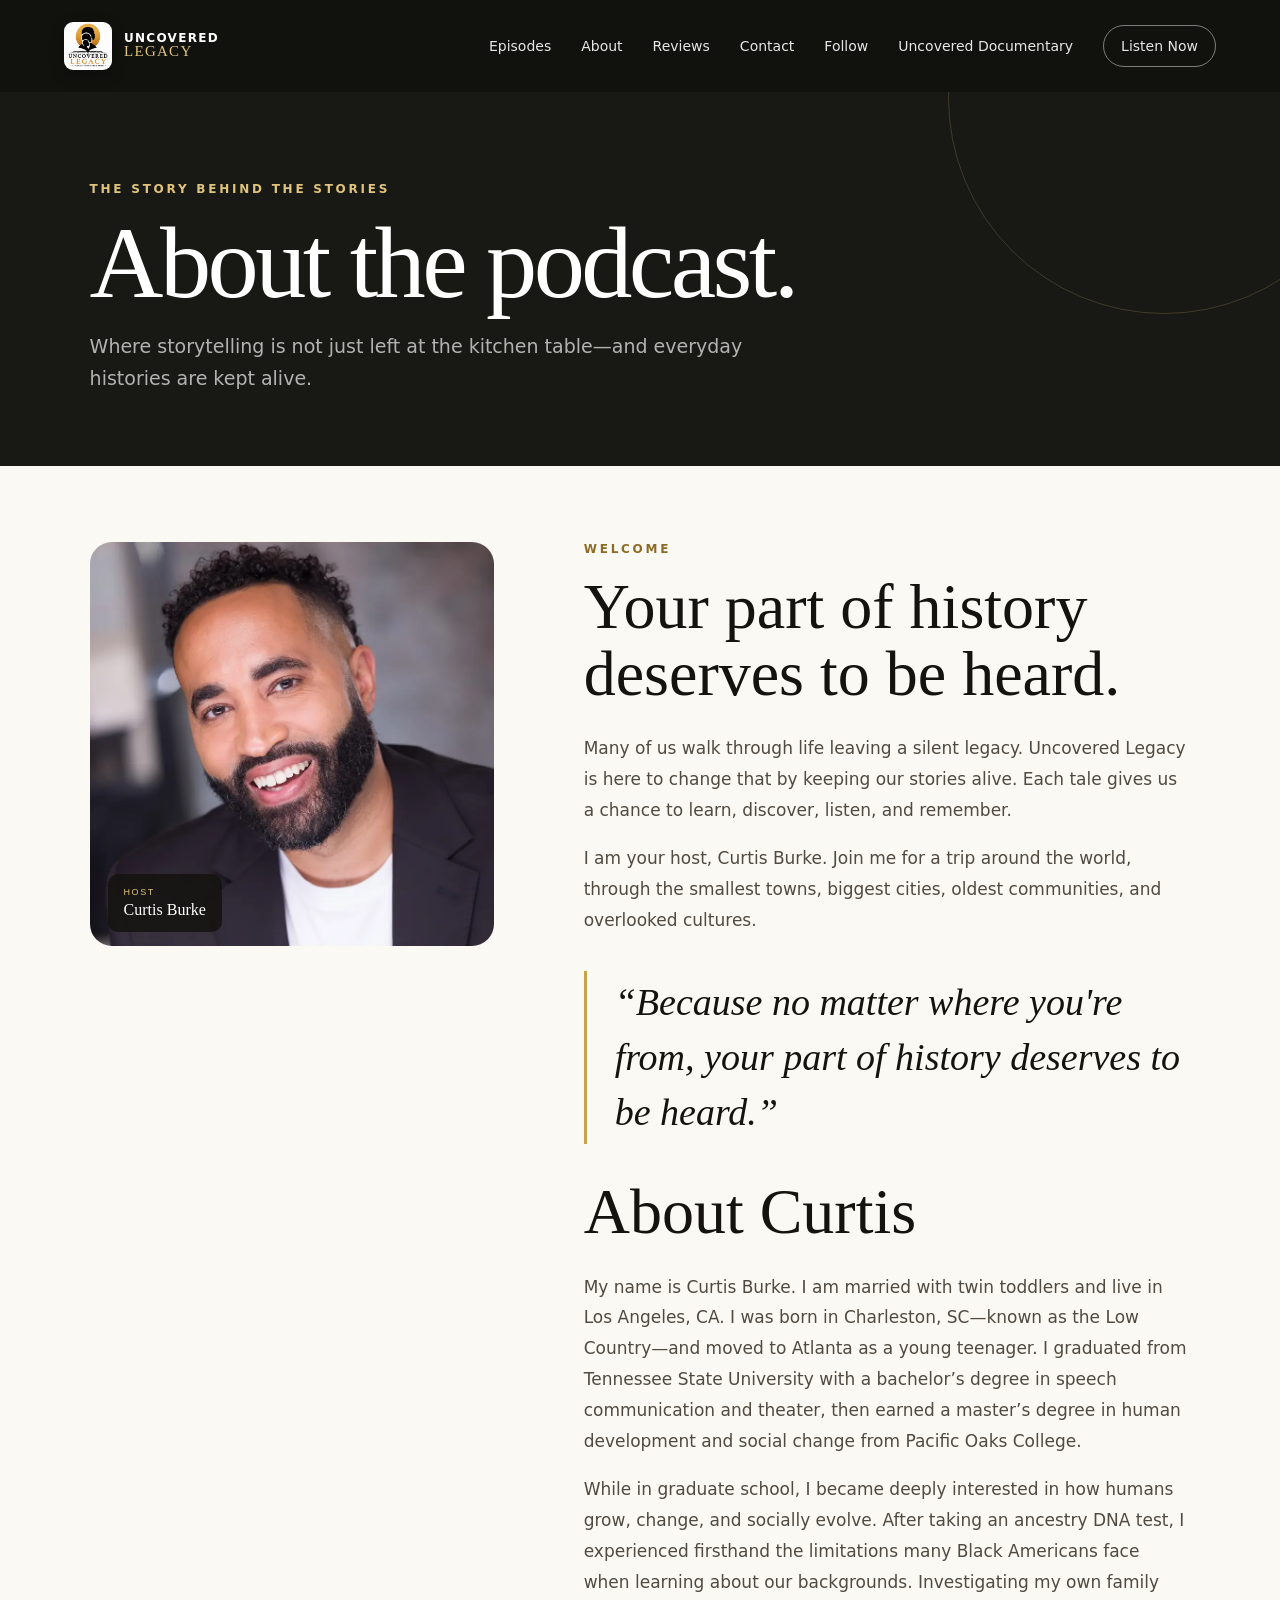
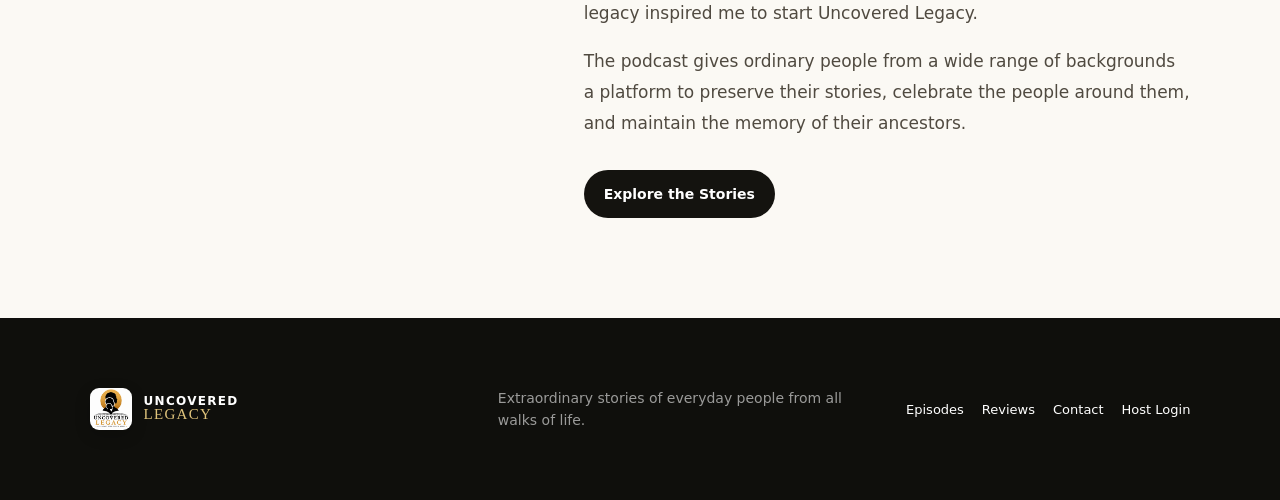
<file: about.html>
<!doctype html><html lang="en"><head><meta charset="utf-8"><meta name="viewport" content="width=device-width,initial-scale=1"><title>About Curtis Burke | Uncovered Legacy Podcast Host</title><meta name="description" content="Meet Los Angeles podcast host Curtis Burke and learn how tracing his Black family roots inspired Uncovered Legacy."><meta name="robots" content="index,follow,max-image-preview:large,max-snippet:-1"><link rel="canonical" href="https://uncoveredlegacy.com/about.html"><meta property="og:type" content="profile"><meta property="og:site_name" content="Uncovered Legacy"><meta property="og:title" content="About Curtis Burke | Uncovered Legacy Podcast Host"><meta property="og:description" content="How tracing his family roots inspired Curtis Burke to preserve everyday people's stories."><meta property="og:url" content="https://uncoveredlegacy.com/about.html"><meta property="og:image" content="https://uncoveredlegacy.com/images/curtis-burke.png"><meta property="og:image:alt" content="Curtis Burke, host of Uncovered Legacy"><meta name="twitter:card" content="summary_large_image"><script type="application/ld+json">{"@context":"https://schema.org","@type":"ProfilePage","url":"https://uncoveredlegacy.com/about.html","mainEntity":{"@type":"Person","@id":"https://uncoveredlegacy.com/#curtis-burke","name":"Curtis Burke","jobTitle":"Host of Uncovered Legacy","image":"https://uncoveredlegacy.com/images/curtis-burke.png","homeLocation":{"@type":"City","name":"Los Angeles"},"knowsAbout":["family history","ancestry","oral history","Black history","legacy storytelling"]}}</script><link rel="stylesheet" href="css/style.css"></head>
<body class="inner-body"><header class="site-header inner-header"><a class="brand" href="index.html"><span class="brand-mark">UL</span><span><strong>UNCOVERED</strong><em>LEGACY</em></span></a><button class="menu-toggle" aria-label="Open navigation" aria-expanded="false">Menu</button><nav class="nav"><a href="episodes.html">Episodes</a><a href="about.html">About</a><a href="reviews.html">Reviews</a><a href="contact.html">Contact</a><a class="nav-cta" href="https://podcasts.apple.com/us/podcast/uncovered-legacy/id1564012144" target="_blank" rel="noopener">Listen Now</a></nav></header>
<main><section class="page-hero"><div class="eyebrow">THE STORY BEHIND THE STORIES</div><h1>About the podcast.</h1><p>Where storytelling is not just left at the kitchen table—and everyday histories are kept alive.</p></section>
<section class="inner-main"><div class="host-layout"><div><img src="images/curtis-burke.png" alt="Curtis Burke, host of Uncovered Legacy"><div class="photo-caption" style="position:relative;left:auto;bottom:auto;margin:-72px 18px 0;width:max-content"><span>HOST</span>Curtis Burke</div></div><div class="long-copy"><div class="eyebrow dark">WELCOME</div><h2>Your part of history deserves to be heard.</h2><p>Many of us walk through life leaving a silent legacy. Uncovered Legacy is here to change that by keeping our stories alive. Each tale gives us a chance to learn, discover, listen, and remember.</p><p>I am your host, Curtis Burke. Join me for a trip around the world, through the smallest towns, biggest cities, oldest communities, and overlooked cultures.</p><div class="quote-panel">“Because no matter where you're from, your part of history deserves to be heard.”</div><h2>About Curtis</h2><p>My name is Curtis Burke. I am married with twin toddlers and live in Los Angeles, CA. I was born in Charleston, SC—known as the Low Country—and moved to Atlanta as a young teenager. I graduated from Tennessee State University with a bachelor’s degree in speech communication and theater, then earned a master’s degree in human development and social change from Pacific Oaks College.</p><p>While in graduate school, I became deeply interested in how humans grow, change, and socially evolve. After taking an ancestry DNA test, I experienced firsthand the limitations many Black Americans face when learning about our backgrounds. Investigating my own family legacy inspired me to start Uncovered Legacy.</p><p>The podcast gives ordinary people from a wide range of backgrounds a platform to preserve their stories, celebrate the people around them, and maintain the memory of their ancestors.</p><a class="btn btn-dark" href="episodes.html">Explore the Stories</a></div></div></section></main>
<footer class="footer"><div class="brand footer-brand"><span class="brand-mark">UL</span><span><strong>UNCOVERED</strong><em>LEGACY</em></span></div><p>Extraordinary stories of everyday people from all walks of life.</p><div class="footer-links"><a href="episodes.html">Episodes</a><a href="reviews.html">Reviews</a><a href="contact.html">Contact</a><a href="https://www.podpage.com/account/login/" target="_blank" rel="noopener">Host Login</a></div></footer><script src="js/app.js"></script></body></html>
</file>
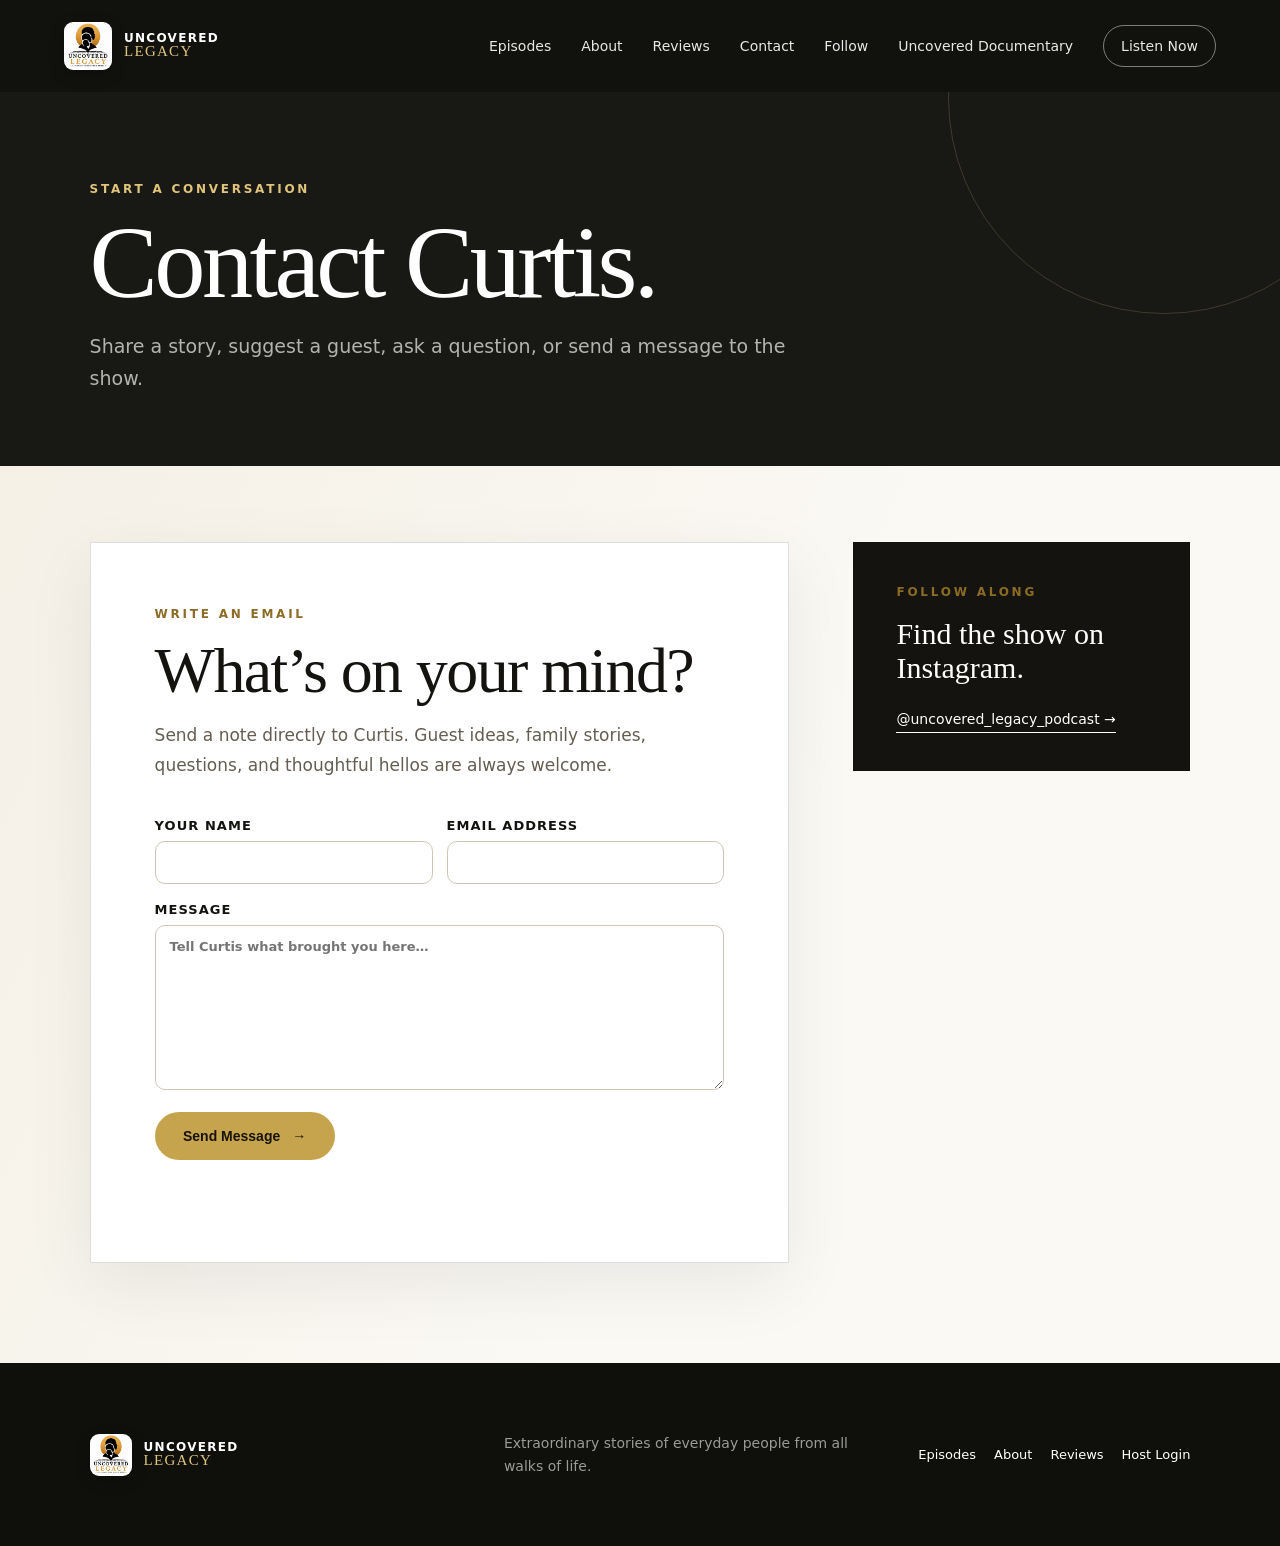
<file: contact.html>
<!doctype html><html lang="en"><head><meta charset="utf-8"><meta name="viewport" content="width=device-width,initial-scale=1"><title>Contact Curtis Burke | Uncovered Legacy Podcast</title><meta name="description" content="Contact Los Angeles host Curtis Burke to share a family story, suggest a guest, or connect with the Uncovered Legacy podcast."><meta name="robots" content="index,follow,max-image-preview:large"><link rel="canonical" href="https://uncoveredlegacy.com/contact.html"><meta property="og:type" content="website"><meta property="og:site_name" content="Uncovered Legacy"><meta property="og:title" content="Contact Curtis Burke | Uncovered Legacy Podcast"><meta property="og:description" content="Share a family story, suggest a guest, or contact the show."><meta property="og:url" content="https://uncoveredlegacy.com/contact.html"><meta property="og:image" content="https://uncoveredlegacy.com/images/podcast-cover.webp"><meta name="twitter:card" content="summary_large_image"><link rel="stylesheet" href="css/style.css"></head>
<body class="inner-body"><header class="site-header inner-header"><a class="brand" href="index.html"><span class="brand-mark">UL</span><span><strong>UNCOVERED</strong><em>LEGACY</em></span></a><button class="menu-toggle" aria-label="Open navigation" aria-expanded="false">Menu</button><nav class="nav"><a href="episodes.html">Episodes</a><a href="about.html">About</a><a href="reviews.html">Reviews</a><a href="contact.html">Contact</a><a class="nav-cta" href="https://podcasts.apple.com/us/podcast/uncovered-legacy/id1564012144" target="_blank" rel="noopener">Listen Now</a></nav></header>
<main><section class="page-hero"><div class="eyebrow">START A CONVERSATION</div><h1>Contact Curtis.</h1><p>Share a story, suggest a guest, ask a question, or send a message to the show.</p></section><section class="inner-main contact-main"><div class="contact-layout"><article class="contact-form-panel"><div class="eyebrow dark">WRITE AN EMAIL</div><h2>What’s on your mind?</h2><p class="contact-intro">Send a note directly to Curtis. Guest ideas, family stories, questions, and thoughtful hellos are always welcome.</p><form class="premium-form contact-form" id="contact-form" action="https://formsubmit.co/uncoveredlegacypodcast@gmail.com" method="POST"><input type="hidden" name="_subject" value="New Uncovered Legacy website message"><input type="hidden" name="_template" value="table"><input type="hidden" name="_url" value="https://uncoveredlegacy.com/contact.html"><input class="form-honey" type="text" name="_honey" tabindex="-1" autocomplete="off"><div class="form-row"><label>Your name<input type="text" name="name" autocomplete="name" required></label><label>Email address<input type="email" name="email" autocomplete="email" required></label></div><label>Message<textarea name="message" rows="7" required placeholder="Tell Curtis what brought you here…"></textarea></label><button class="btn btn-primary" type="submit">Send Message <span aria-hidden="true">→</span></button><p class="form-status" role="status" aria-live="polite"></p></form></article><aside class="contact-side"><article class="contact-card contact-social"><div class="eyebrow dark">FOLLOW ALONG</div><h2>Find the show on Instagram.</h2><a class="text-link" href="https://www.instagram.com/uncovered_legacy_podcast/" target="_blank" rel="noopener">@uncovered_legacy_podcast →</a></article></aside></div></section></main>
<footer class="footer"><div class="brand footer-brand"><span class="brand-mark">UL</span><span><strong>UNCOVERED</strong><em>LEGACY</em></span></div><p>Extraordinary stories of everyday people from all walks of life.</p><div class="footer-links"><a href="episodes.html">Episodes</a><a href="about.html">About</a><a href="reviews.html">Reviews</a><a href="https://www.podpage.com/account/login/" target="_blank" rel="noopener">Host Login</a></div></footer><script src="js/app.js"></script></body></html>
</file>
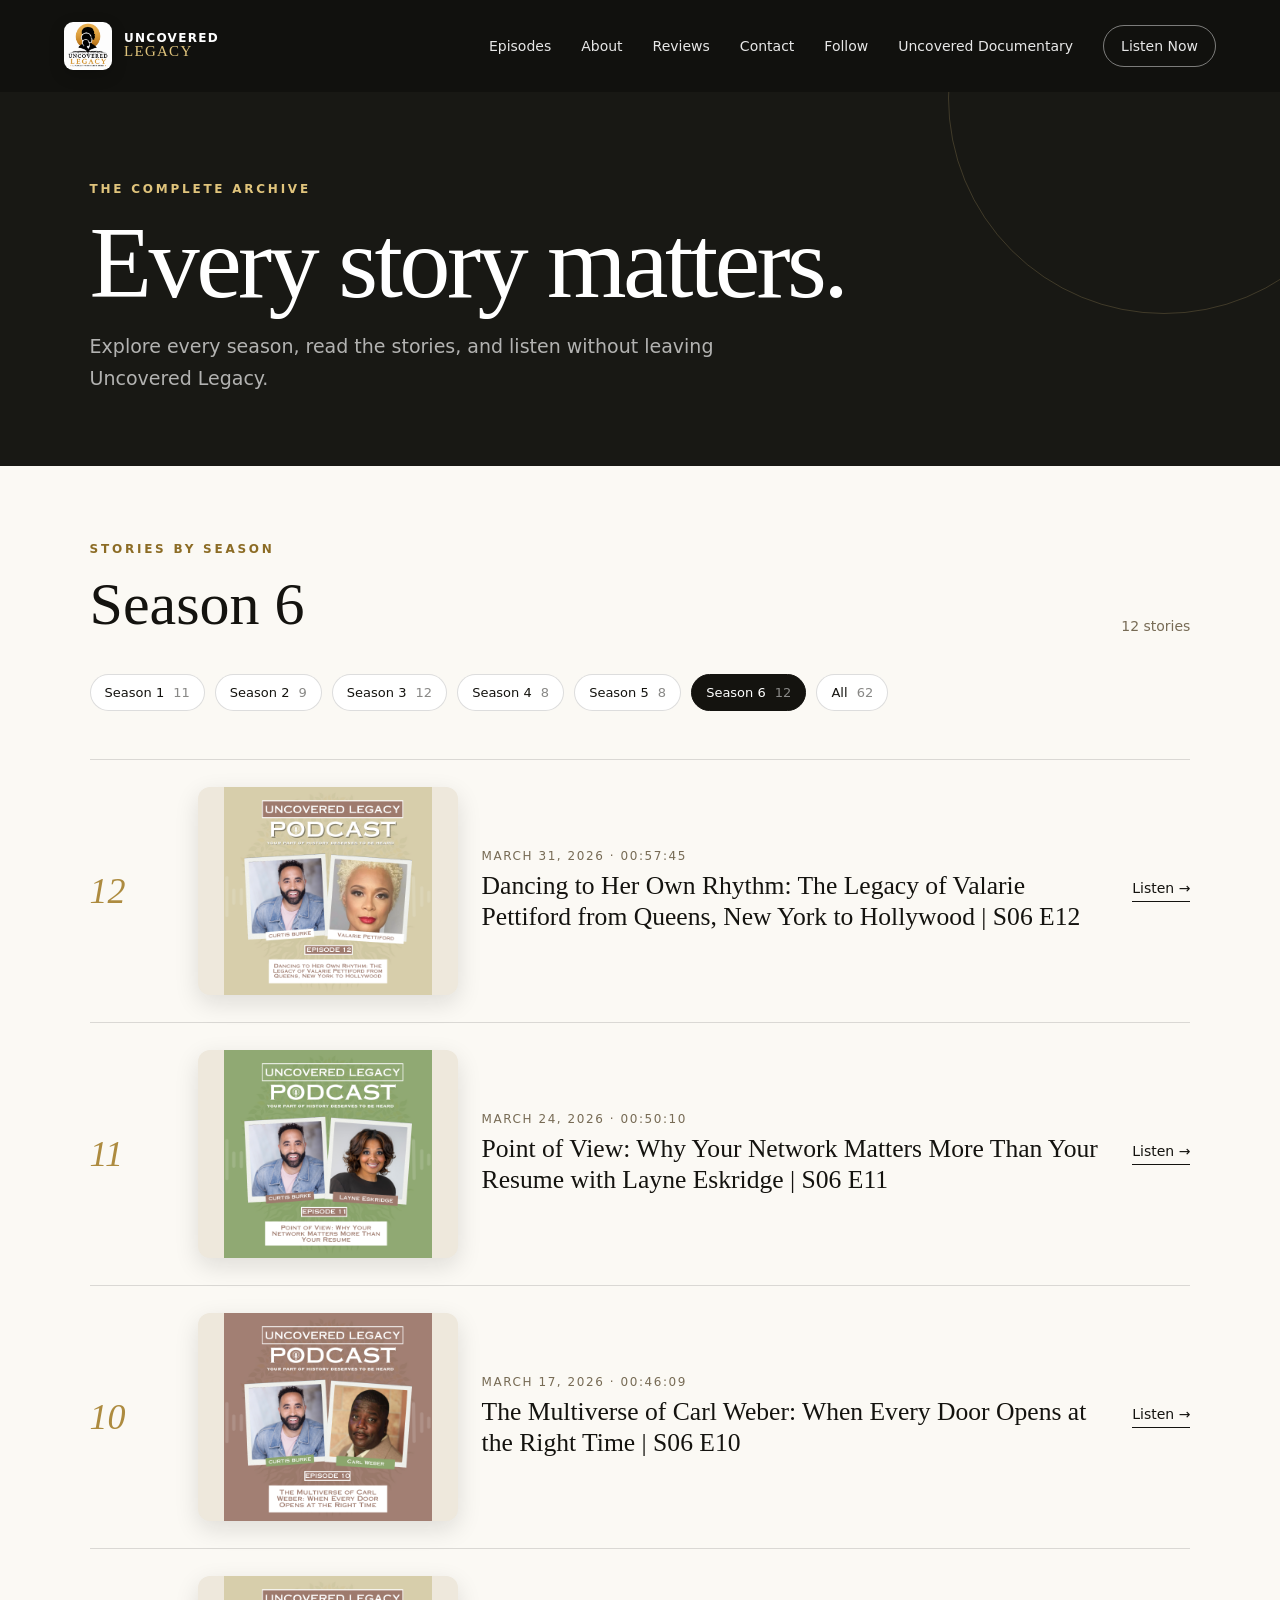
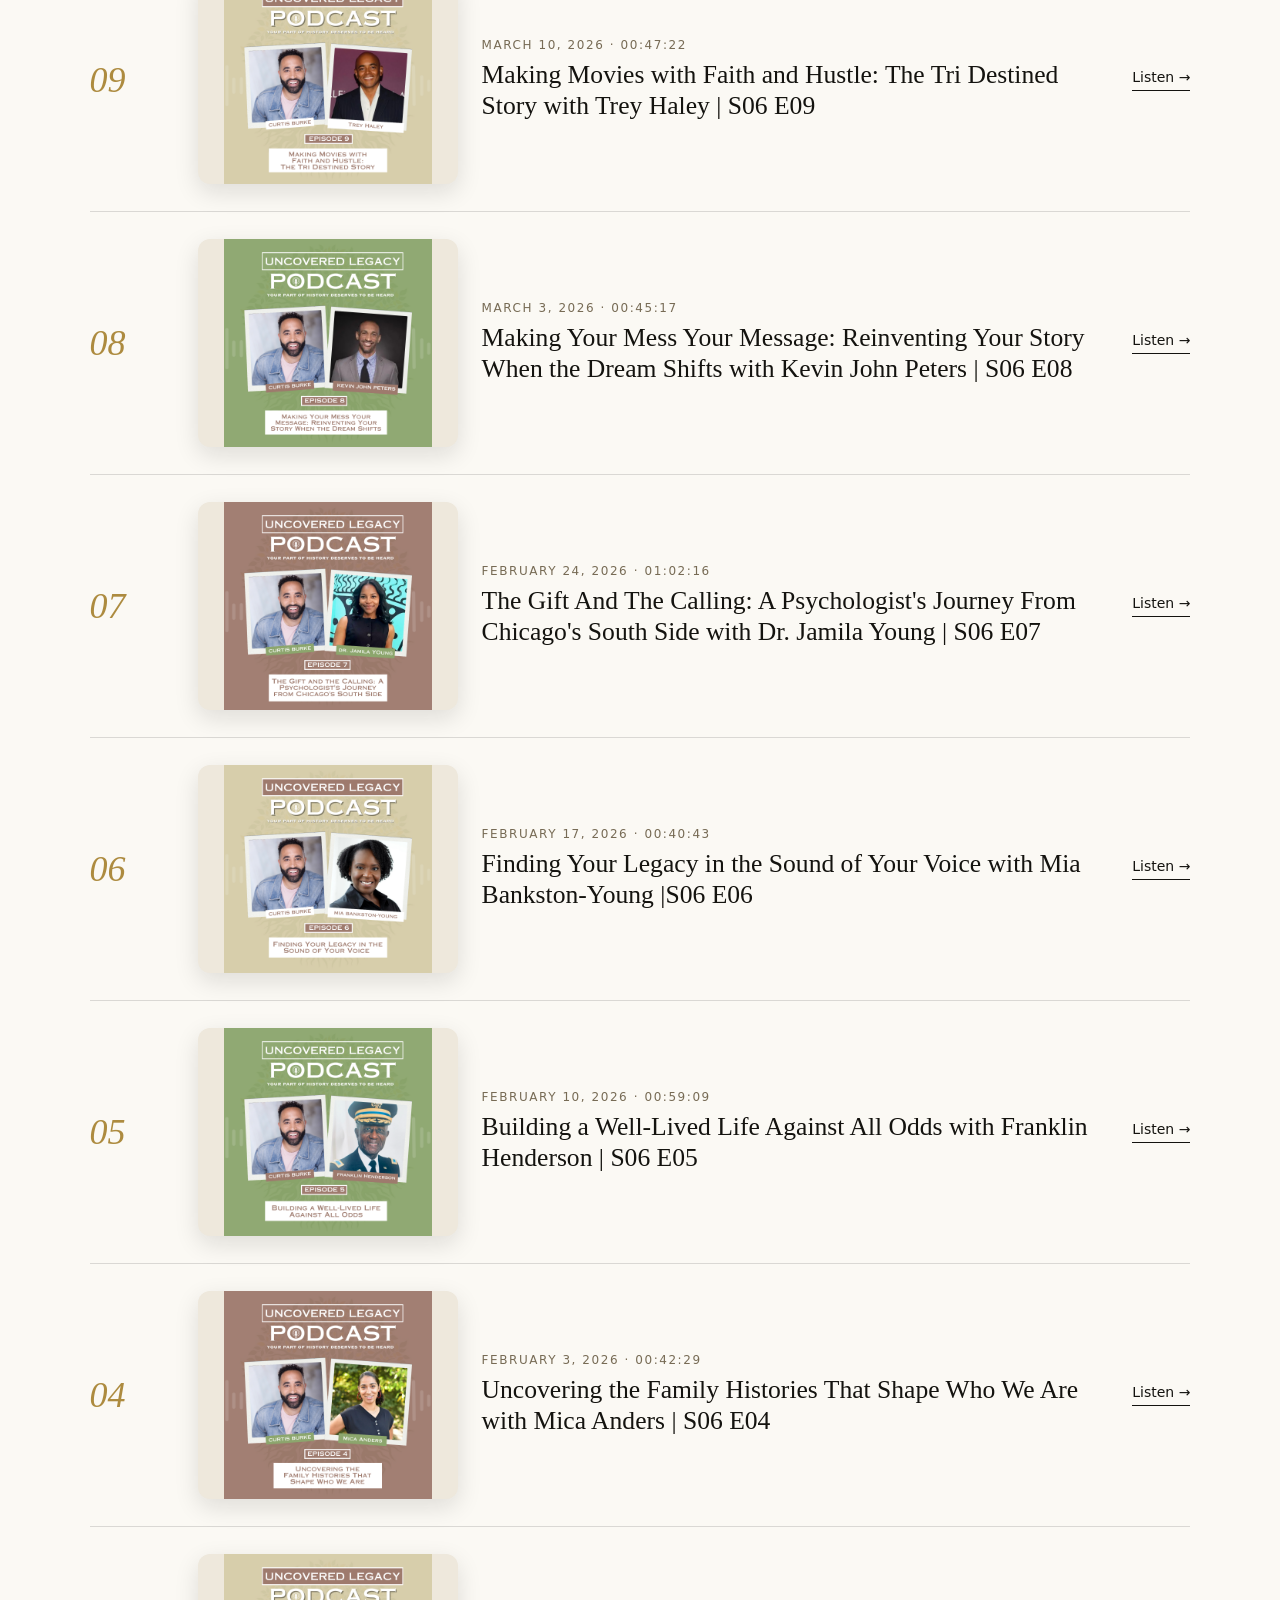
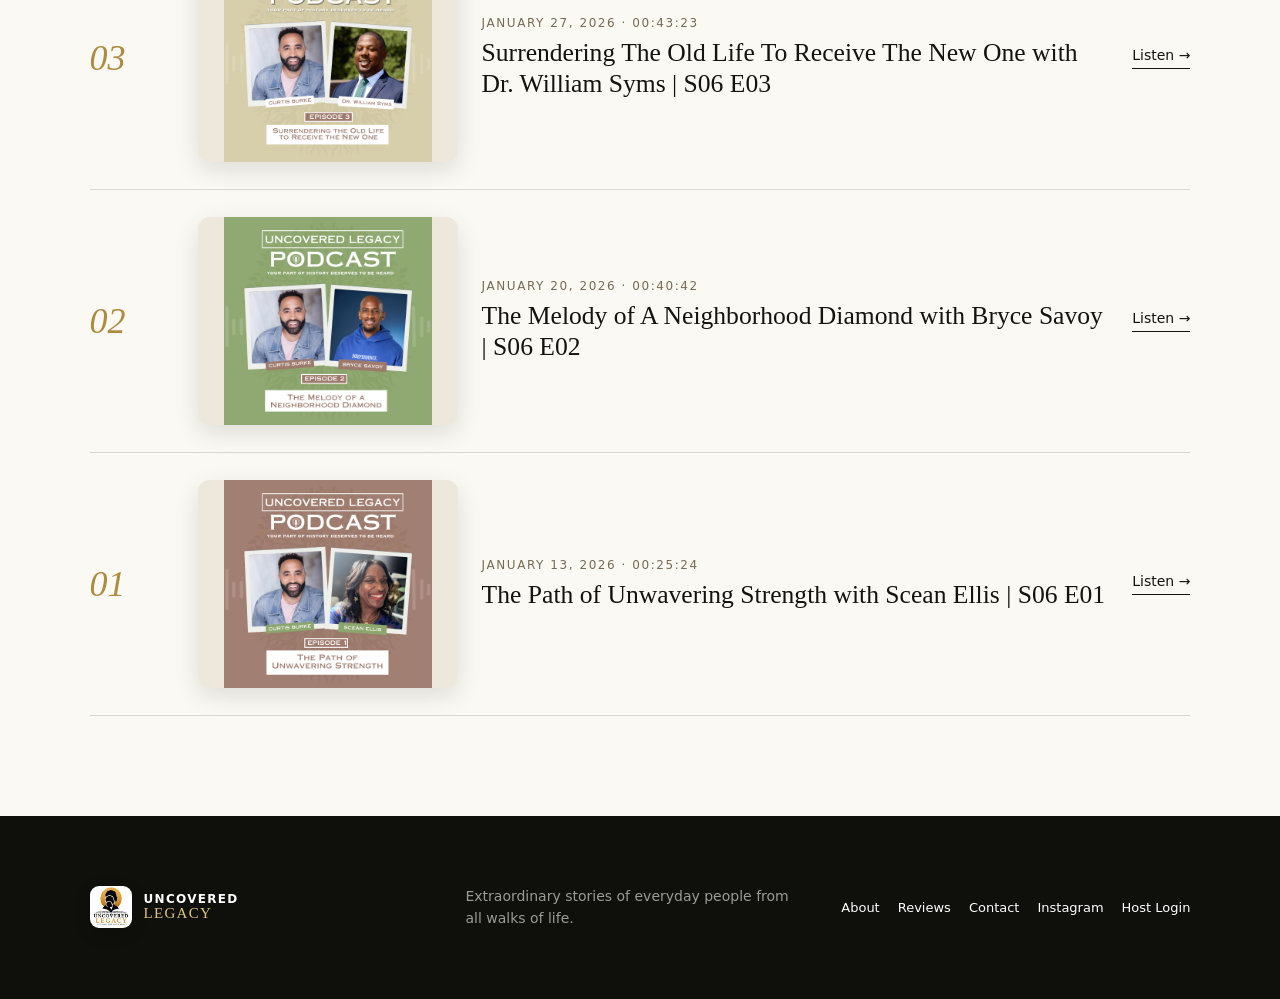
<file: episodes.html>
<!doctype html>
<html lang="en">
<head>
  <meta charset="utf-8">
  <meta name="viewport" content="width=device-width,initial-scale=1">
  <title>Podcast Episodes | Family History &amp; Legacy Stories</title>
  <meta name="description" content="Explore Uncovered Legacy episodes about family roots, ancestry, Black history, identity, community, and the stories that shape us.">
  <meta name="robots" content="index,follow,max-image-preview:large,max-snippet:-1">
  <link rel="canonical" href="https://uncoveredlegacy.com/episodes.html">
  <meta property="og:type" content="website"><meta property="og:site_name" content="Uncovered Legacy"><meta property="og:title" content="Podcast Episodes | Family History &amp; Legacy Stories"><meta property="og:description" content="Listen to conversations about family roots, ancestry, identity, community, and untold legacies."><meta property="og:url" content="https://uncoveredlegacy.com/episodes.html"><meta property="og:image" content="https://uncoveredlegacy.com/images/podcast-cover.webp"><meta property="og:image:alt" content="Uncovered Legacy podcast"><meta name="twitter:card" content="summary_large_image">
  <link rel="alternate" type="application/rss+xml" title="Uncovered Legacy Podcast RSS Feed" href="https://anchor.fm/s/4744f498/podcast/rss">
  <link rel="stylesheet" href="css/style.css">
</head>
<body class="inner-body" data-page="episodes">
  <header class="site-header inner-header">
    <a class="brand" href="index.html" aria-label="Uncovered Legacy home"><span class="brand-mark">UL</span><span><strong>UNCOVERED</strong><em>LEGACY</em></span></a>
    <button class="menu-toggle" aria-label="Open navigation" aria-expanded="false">Menu</button>
    <nav class="nav"><a href="episodes.html">Episodes</a><a href="about.html">About</a><a href="reviews.html">Reviews</a><a href="contact.html">Contact</a><a class="nav-cta" href="https://podcasts.apple.com/us/podcast/uncovered-legacy/id1564012144" target="_blank" rel="noopener">Listen Now</a></nav>
  </header>
  <main>
    <section class="page-hero"><div class="eyebrow">THE COMPLETE ARCHIVE</div><h1>Every story matters.</h1><p>Explore every season, read the stories, and listen without leaving Uncovered Legacy.</p></section>
    <section class="inner-main">
      <div class="inner-heading"><div><div class="eyebrow dark">STORIES BY SEASON</div><h2 id="archive-title">Season Six</h2></div><span class="archive-count" id="archive-count" aria-live="polite">Loading episodes…</span></div>
      <div class="season-strip" aria-label="Browse seasons">
        <a href="episodes.html?season=1" data-season="1">Season 1 <span>10</span></a>
        <a href="episodes.html?season=2" data-season="2">Season 2 <span>9</span></a>
        <a href="episodes.html?season=3" data-season="3">Season 3 <span>12</span></a>
        <a href="episodes.html?season=4" data-season="4">Season 4 <span>8</span></a>
        <a href="episodes.html?season=5" data-season="5">Season 5 <span>8</span></a>
        <a href="episodes.html?season=6" data-season="6">Season 6 <span>12</span></a>
        <a href="episodes.html?season=all" data-season="all">All <span>62</span></a>
      </div>
      <div class="episode-list" id="episode-list"><p class="loading-note">Loading the archive…</p></div>
      <noscript><p class="site-note">JavaScript is required to browse the podcast archive.</p></noscript>
    </section>
  </main>
  <footer class="footer"><div class="brand footer-brand"><span class="brand-mark">UL</span><span><strong>UNCOVERED</strong><em>LEGACY</em></span></div><p>Extraordinary stories of everyday people from all walks of life.</p><div class="footer-links"><a href="about.html">About</a><a href="reviews.html">Reviews</a><a href="contact.html">Contact</a><a href="https://www.instagram.com/uncovered_legacy_podcast/" target="_blank" rel="noopener">Instagram</a><a href="https://www.podpage.com/account/login/" target="_blank" rel="noopener">Host Login</a></div></footer>
  <script src="js/app.js"></script>
</body>
</html>
</file>
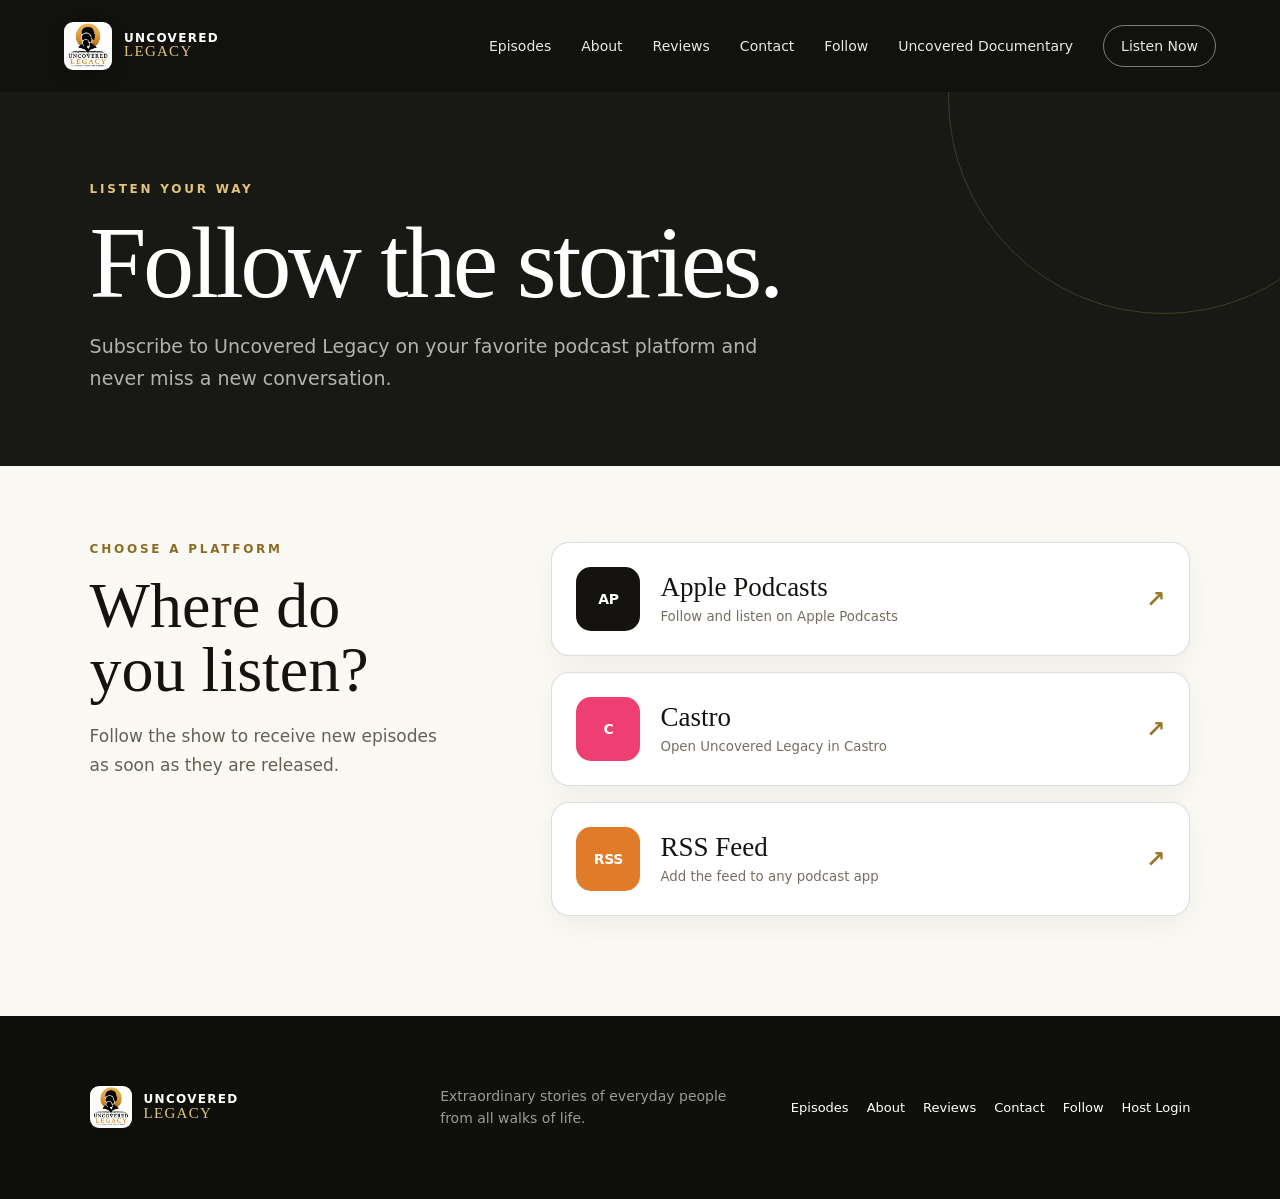
<file: follow.html>
<!doctype html>
<html lang="en">
<head>
  <meta charset="utf-8">
  <meta name="viewport" content="width=device-width,initial-scale=1">
  <title>Listen &amp; Follow | Uncovered Legacy Podcast</title>
  <meta name="description" content="Listen to and follow Uncovered Legacy on Apple Podcasts, Castro, or any podcast app via RSS.">
  <meta name="robots" content="index,follow,max-image-preview:large">
  <link rel="canonical" href="https://uncoveredlegacy.com/follow.html">
  <meta property="og:type" content="website"><meta property="og:site_name" content="Uncovered Legacy"><meta property="og:title" content="Listen &amp; Follow | Uncovered Legacy Podcast"><meta property="og:description" content="Follow the family roots and legacy storytelling podcast on your favorite listening app."><meta property="og:url" content="https://uncoveredlegacy.com/follow.html"><meta property="og:image" content="https://uncoveredlegacy.com/images/podcast-cover.webp"><meta name="twitter:card" content="summary_large_image">
  <link rel="alternate" type="application/rss+xml" title="Uncovered Legacy Podcast RSS Feed" href="https://anchor.fm/s/4744f498/podcast/rss">
  <link rel="stylesheet" href="css/style.css">
</head>
<body class="inner-body">
  <header class="site-header inner-header">
    <a class="brand" href="index.html" aria-label="Uncovered Legacy home"><span class="brand-mark">UL</span><span><strong>UNCOVERED</strong><em>LEGACY</em></span></a>
    <button class="menu-toggle" aria-label="Open navigation" aria-expanded="false">Menu</button>
    <nav class="nav"><a href="episodes.html">Episodes</a><a href="about.html">About</a><a href="reviews.html">Reviews</a><a href="contact.html">Contact</a><a href="follow.html" aria-current="page">Follow</a><a class="nav-cta" href="https://podcasts.apple.com/us/podcast/id1564012144?mt=2&amp;ls=1" target="_blank" rel="noopener">Listen Now</a></nav>
  </header>
  <main>
    <section class="page-hero"><div class="eyebrow">LISTEN YOUR WAY</div><h1>Follow the stories.</h1><p>Subscribe to Uncovered Legacy on your favorite podcast platform and never miss a new conversation.</p></section>
    <section class="inner-main follow-main">
      <div class="follow-heading"><div class="eyebrow dark">CHOOSE A PLATFORM</div><h2>Where do you listen?</h2><p>Follow the show to receive new episodes as soon as they are released.</p></div>
      <div class="follow-grid">
        <a class="follow-card apple" href="https://podcasts.apple.com/us/podcast/id1564012144?mt=2&amp;ls=1" target="_blank" rel="noopener"><span class="platform-mark">AP</span><span><strong>Apple Podcasts</strong><small>Follow and listen on Apple Podcasts</small></span><b aria-hidden="true">↗</b></a>
        <a class="follow-card castro" href="https://castro.fm/itunes/1564012144" target="_blank" rel="noopener"><span class="platform-mark">C</span><span><strong>Castro</strong><small>Open Uncovered Legacy in Castro</small></span><b aria-hidden="true">↗</b></a>
        <a class="follow-card rss" href="https://anchor.fm/s/4744f498/podcast/rss" target="_blank" rel="noopener"><span class="platform-mark">RSS</span><span><strong>RSS Feed</strong><small>Add the feed to any podcast app</small></span><b aria-hidden="true">↗</b></a>
      </div>
    </section>
  </main>
  <footer class="footer"><div class="brand footer-brand"><span class="brand-mark">UL</span><span><strong>UNCOVERED</strong><em>LEGACY</em></span></div><p>Extraordinary stories of everyday people from all walks of life.</p><div class="footer-links"><a href="episodes.html">Episodes</a><a href="about.html">About</a><a href="reviews.html">Reviews</a><a href="contact.html">Contact</a><a href="follow.html">Follow</a><a href="https://www.podpage.com/account/login/" target="_blank" rel="noopener">Host Login</a></div></footer>
  <script src="js/app.js"></script>
</body>
</html>
</file>
<file: css/style.css>
:root{
  --ink:#14130f;
  --cream:#f4f0e6;
  --paper:#fbf9f4;
  --gold:#c6a44d;
  --gold2:#e0c47c;
  --rust:#8f3b24;
  --line:rgba(20,19,15,.14);
}
*{box-sizing:border-box}
html{scroll-behavior:smooth}
body{margin:0;background:var(--paper);color:var(--ink);font-family:Inter,ui-sans-serif,system-ui,-apple-system,BlinkMacSystemFont,"Segoe UI",sans-serif}
body{overflow-x:hidden}
a{color:inherit;text-decoration:none}
img{max-width:100%;display:block}
.site-header{
  position:absolute;z-index:20;top:0;left:0;width:100%;padding:22px clamp(22px,5vw,76px);
  display:flex;align-items:center;justify-content:space-between;color:white
}
.brand{display:flex;gap:12px;align-items:center;letter-spacing:.08em}
.brand-mark{width:42px;height:42px;border:1px solid rgba(255,255,255,.55);display:grid;place-items:center;font-family:Georgia,serif;font-size:14px}
.site-header .brand-mark{width:48px;height:48px;color:transparent;border:0;border-radius:9px;background:#fff url('../images/ulp sunset black.png') center/cover no-repeat;box-shadow:0 5px 16px rgba(0,0,0,.2);overflow:hidden}
.site-header .brand-mark{cursor:zoom-in;transition:transform .2s ease,box-shadow .2s ease}
.site-header .brand-mark:hover{transform:scale(1.05);box-shadow:0 7px 20px rgba(0,0,0,.3)}
.site-header .brand-mark:focus-visible{outline:3px solid var(--gold2);outline-offset:3px}
.brand strong,.brand em{display:block;font-style:normal;font-size:12px;line-height:1.05}
.brand em{color:var(--gold2);font-family:Georgia,serif;font-size:15px}
.nav{display:flex;gap:30px;align-items:center;font-size:14px}
.nav a{opacity:.9}.nav a:hover{opacity:1}
.nav-cta{border:1px solid rgba(255,255,255,.5);padding:12px 17px;border-radius:999px}
.menu-toggle{display:none;background:none;border:1px solid rgba(255,255,255,.4);color:#fff;padding:9px 13px;border-radius:999px}
.artwork-viewer{position:fixed;z-index:1000;inset:0;display:flex;align-items:center;justify-content:center;padding:72px 22px 28px;background:rgba(0,0,0,.88);backdrop-filter:blur(12px);opacity:0;visibility:hidden;transition:opacity .25s ease,visibility .25s ease}
.artwork-viewer.open{opacity:1;visibility:visible}
.artwork-viewer-frame{width:min(82vh,720px,92vw);transform:scale(.88);opacity:0;transition:transform .3s cubic-bezier(.2,.8,.2,1),opacity .25s ease}
.artwork-viewer.open .artwork-viewer-frame{transform:scale(1);opacity:1}
.artwork-viewer-frame img{width:100%;aspect-ratio:1;object-fit:cover;border-radius:16px;box-shadow:0 26px 80px rgba(0,0,0,.55)}
.artwork-viewer-frame span{display:block;margin-top:14px;color:#fff;font:400 20px Georgia,serif;text-align:center}
.artwork-viewer-close{position:absolute;top:max(18px,env(safe-area-inset-top));right:20px;width:46px;height:46px;border:1px solid rgba(255,255,255,.28);border-radius:50%;background:rgba(255,255,255,.1);color:#fff;font:300 32px/1 sans-serif;cursor:pointer}
.artwork-viewer-close:focus-visible{outline:3px solid var(--gold2);outline-offset:3px}
body.artwork-viewer-open{overflow:hidden}
.hero{
  min-height:92vh;position:relative;display:flex;align-items:flex-end;overflow:hidden;color:white;padding:150px clamp(22px,5vw,76px) 78px
}
.hero-bg{
  position:absolute;inset:0;background-image:url("../images/charleston-hero.jpg"),url("../images/southern-background.svg");
  background-size:cover;background-position:center 56%;transform:scale(1.015)
}
.hero-overlay{
  position:absolute;inset:0;background:
    linear-gradient(90deg,rgba(10,10,8,.84) 0%,rgba(10,10,8,.68) 46%,rgba(10,10,8,.24) 72%,rgba(10,10,8,.34) 100%),
    linear-gradient(0deg,rgba(12,12,9,.75),transparent 58%)
}
.hero-content{position:relative;z-index:2;max-width:min(800px,calc(100% - 430px))}
.eyebrow{font-size:12px;letter-spacing:.23em;font-weight:700;color:var(--gold2);margin-bottom:18px}
.eyebrow.dark{color:#8c6c25}
.hero h1,.section h2,.about-copy h2,.reviews-section h2,.newsletter h2{
  font-family:Georgia,"Times New Roman",serif;font-weight:400
}
.hero h1{font-size:clamp(54px,8vw,110px);line-height:.91;margin:0 0 26px;max-width:900px;letter-spacing:-.035em}
.hero h1 span{color:var(--gold2);font-style:italic}
.hero p{max-width:650px;font-size:clamp(17px,2vw,22px);line-height:1.6;color:rgba(255,255,255,.83)}
.hero-actions{display:none;gap:12px;flex-wrap:wrap;margin-top:34px}
.btn{display:inline-flex;align-items:center;justify-content:center;min-height:48px;padding:0 20px;border-radius:999px;font-size:14px;font-weight:700;transition:.25s}
.btn-primary{background:var(--gold);color:#17130b}
.btn-primary:hover{background:var(--gold2);transform:translateY(-2px)}
.btn-ghost{border:1px solid rgba(255,255,255,.4);background:rgba(255,255,255,.06);backdrop-filter:blur(10px)}
.btn-ghost:hover{background:rgba(255,255,255,.13)}
.btn-dark{background:var(--ink);color:white;margin-top:14px}
.hero-card{
  position:absolute;z-index:3;right:clamp(22px,5vw,76px);bottom:78px;width:min(350px,34vw);
  border:1px solid rgba(255,255,255,.22);background:rgba(15,15,12,.52);backdrop-filter:blur(16px);
  padding:14px;display:grid;grid-template-columns:92px 1fr;gap:16px;align-items:center;border-radius:18px
}
.hero-card img{width:92px;height:92px;object-fit:cover;border-radius:10px}
.hero-card strong,.hero-card small{display:block}.hero-card strong{font-family:Georgia,serif;font-size:20px}.hero-card small{opacity:.68;margin-top:6px;line-height:1.4}
.mobile-latest-episode{
  position:absolute;z-index:3;right:clamp(22px,5vw,76px);bottom:154px;display:grid;width:min(390px,34vw);padding:18px;
  border:1px solid rgba(255,255,255,.25);border-radius:18px;background:rgba(15,15,12,.62);backdrop-filter:blur(18px);
  box-shadow:0 20px 55px rgba(0,0,0,.28)
}
.mobile-latest-header{display:grid;grid-template-columns:76px minmax(0,1fr);gap:14px;align-items:center}
.mobile-latest-artwork{width:76px;height:76px;object-fit:cover;border-radius:11px;box-shadow:0 6px 18px rgba(0,0,0,.3)}
.mobile-latest-copy{display:grid;min-width:0}
.mobile-latest-title{font:400 19px/1.25 Georgia,serif;display:-webkit-box;overflow:hidden;-webkit-line-clamp:2;-webkit-box-orient:vertical}
.mobile-latest-copy .mini-label{margin-bottom:5px}
.mobile-latest-episode small{margin-top:6px;color:rgba(255,255,255,.65);font-size:11px;letter-spacing:.03em}
.mobile-latest-episode audio{width:100%;height:40px;margin-top:14px}
.mobile-apple-link{width:100%;min-height:46px;margin-top:12px}
.mobile-explore-episodes{
  position:absolute;z-index:3;right:clamp(22px,5vw,76px);bottom:78px;display:flex;align-items:center;justify-content:space-between;
  width:min(390px,34vw);min-height:58px;padding:0 21px;border-radius:999px;background:var(--gold2);color:#11100c;
  font-size:14px;font-weight:800;letter-spacing:.04em;box-shadow:0 14px 36px rgba(0,0,0,.3);transition:.25s
}
.mobile-explore-episodes:hover{background:#ecd38f;transform:translateY(-2px)}
.mobile-explore-episodes span{font-size:20px;line-height:1}
.hero-card{display:none}
.mini-label{font-size:10px;letter-spacing:.16em;color:var(--gold2);font-weight:700;display:block;margin-bottom:5px}
.scroll-cue{position:absolute;z-index:3;left:50%;bottom:22px;transform:translateX(-50%);font-size:11px;letter-spacing:.13em;text-transform:uppercase;opacity:.65}
.statement{background:var(--ink);color:white;padding:50px clamp(22px,8vw,140px);text-align:center}
.statement p{font-family:Georgia,serif;font-size:clamp(24px,3.2vw,42px);line-height:1.35;margin:0;font-style:italic}.statement strong{color:var(--gold2);font-weight:400}
.section{padding:95px clamp(22px,7vw,110px)}
.section-heading{display:flex;justify-content:space-between;align-items:end;gap:30px;margin-bottom:38px}
.section-heading h2{font-size:clamp(42px,5vw,72px);margin:0;line-height:1}
.text-link{font-size:14px;border-bottom:1px solid currentColor;padding-bottom:5px}
.season-strip{display:flex;gap:10px;overflow:auto;padding:4px 0 24px;margin-bottom:24px}
.season-strip a{white-space:nowrap;border:1px solid var(--line);padding:10px 14px;border-radius:999px;font-size:13px;background:white}
.season-strip span{opacity:.5;margin-left:5px}
.season-strip .active{background:var(--ink);color:white;border-color:var(--ink)}
.episode-grid{display:grid;grid-template-columns:repeat(2,minmax(0,1fr));gap:22px}
.episode-card{display:grid;grid-template-columns:240px 1fr;border-top:1px solid var(--line);padding-top:22px;gap:22px}
.episode-card.featured{grid-column:1/-1;grid-template-columns:minmax(380px,.95fr) 1.3fr;border-top:none;background:#eee8dc;padding:26px;border-radius:22px}
.episode-art{min-height:0;aspect-ratio:5/4;border-radius:14px;display:flex;align-items:flex-end;padding:16px;
  background-color:#e7dfc7;background-position:center;background-size:contain;background-repeat:no-repeat;
  color:white;overflow:hidden;position:relative;box-shadow:0 10px 28px rgba(20,19,15,.12)}
.episode-art:before{content:"";position:absolute;inset:0;background:linear-gradient(0deg,rgba(0,0,0,.72),transparent 48%)}
.episode-art span{position:relative;z-index:1;font-size:12px;letter-spacing:.15em;font-weight:700}
.art-1{background-image:url('../images/episode-valarie.webp')}
.art-2{background-image:url('../images/episode-layne.png')}
.art-3{background-image:url('../images/episode-carl.png')}
.meta{font-size:12px;text-transform:uppercase;letter-spacing:.13em;color:#776b55}
.episode-copy h3{font-family:Georgia,serif;font-weight:400;font-size:clamp(23px,2.2vw,34px);line-height:1.12;margin:9px 0 12px}
.episode-copy p{color:#5e594f;line-height:1.7;margin:0 0 17px}
.episode-copy a{font-size:13px;font-weight:800;letter-spacing:.05em}
.episode-details-toggle{display:none}
.about-section{display:grid;grid-template-columns:.9fr 1.1fr;background:#e8e2d5;min-height:650px}
.about-photo-wrap{position:relative;min-height:650px;overflow:hidden}
.about-photo-wrap img{width:100%;height:100%;object-fit:cover}
.photo-caption{position:absolute;left:22px;bottom:22px;background:rgba(20,19,15,.84);color:white;padding:13px 16px;border-radius:10px;font-family:Georgia,serif}
.photo-caption span{font-family:Inter,sans-serif;font-size:9px;letter-spacing:.17em;color:var(--gold2);display:block;margin-bottom:4px}
.about-copy{padding:80px clamp(30px,7vw,105px);display:flex;flex-direction:column;justify-content:center}
.about-copy h2{font-size:clamp(43px,5vw,72px);line-height:.98;margin:0 0 28px}
.about-copy p{font-size:17px;line-height:1.75;color:#49443b}
.reviews-section{background:#181814;color:white;padding:95px clamp(22px,7vw,110px)}
.section-heading.light h2{margin:0;font-size:clamp(42px,5vw,72px)}
.light-link{color:white}
.reviews-grid{display:grid;grid-template-columns:repeat(3,1fr);gap:16px;margin-top:40px}
blockquote{margin:0;border:1px solid rgba(255,255,255,.14);border-radius:18px;padding:27px;background:rgba(255,255,255,.035)}
blockquote p{font-family:Georgia,serif;font-size:23px;line-height:1.45}
blockquote footer{font-size:12px;letter-spacing:.08em;text-transform:uppercase;color:rgba(255,255,255,.6)}
.stars{color:var(--gold2);letter-spacing:.08em}
.newsletter{display:flex;justify-content:space-between;align-items:center;gap:30px;padding:75px clamp(22px,7vw,110px);background:var(--cream)}
.newsletter h2{font-size:clamp(38px,4.7vw,66px);margin:0 0 8px}.newsletter p{color:#645d50}
.footer{background:#0f0f0c;color:white;padding:55px clamp(22px,7vw,110px);display:grid;grid-template-columns:1fr 1fr auto;gap:40px;align-items:center}
.footer-brand .brand-mark{color:transparent;border:0;border-radius:9px;background:#fff url('../images/ulp sunset black.png') center/cover no-repeat;box-shadow:0 5px 16px rgba(0,0,0,.2);overflow:hidden}
.footer p{max-width:420px;color:rgba(255,255,255,.58);line-height:1.6;font-size:14px}
.footer-links{display:flex;gap:18px;font-size:13px}

/* Keep the homepage story flow as focused on desktop as it is on mobile. */
@media(min-width:901px){
  body:not(.inner-body) #episodes{max-width:1120px;margin:0 auto;padding-left:42px;padding-right:42px}
  body:not(.inner-body) #episodes .section-heading{align-items:flex-start;flex-direction:column;gap:18px}
  body:not(.inner-body) #episodes .season-strip{margin-right:0}
  body:not(.inner-body) #episodes .episode-grid{grid-template-columns:1fr;gap:34px}
  body:not(.inner-body) #episodes .episode-card,
  body:not(.inner-body) #episodes .episode-card.featured{grid-column:auto;grid-template-columns:minmax(280px,390px) minmax(0,1fr);gap:34px;padding:24px 0;border-radius:0;border-top:1px solid var(--line);background:transparent}
  body:not(.inner-body) #episodes .episode-art{width:100%}
  body:not(.inner-body) .about-section{grid-template-columns:1fr;gap:24px;max-width:1040px;min-height:0;margin:0 auto 95px;background:transparent}
  body:not(.inner-body) .about-photo-wrap{display:grid;place-items:center;min-height:0;aspect-ratio:auto;padding:0;overflow:visible;background:transparent}
  body:not(.inner-body) .about-photo-wrap img{width:min(100%,720px);height:auto;aspect-ratio:1;object-fit:contain;border-radius:24px;box-shadow:0 18px 48px rgba(20,19,15,.12)}
  body:not(.inner-body) .about-photo-wrap .photo-caption{left:calc(50% - 338px);bottom:22px}
  body:not(.inner-body) .about-copy{width:min(100%,720px);margin:0 auto;padding:48px clamp(38px,6vw,68px) 54px;align-items:flex-start;background:#e8e2d5;border-radius:24px}
  body:not(.inner-body) .about-copy h2{max-width:760px}
  body:not(.inner-body) .about-copy p{max-width:780px}
  body:not(.inner-body) .reviews-section .section-heading,
  body:not(.inner-body) .reviews-section .reviews-grid{max-width:1040px;margin-left:auto;margin-right:auto}
  body:not(.inner-body) .reviews-section .section-heading{align-items:flex-start;flex-direction:column;gap:18px}
  body:not(.inner-body) .reviews-section .reviews-grid{grid-template-columns:1fr;gap:16px}
  body:not(.inner-body) .reviews-section blockquote{padding:32px 38px}
  body:not(.inner-body) .newsletter{align-items:flex-start;flex-direction:column;max-width:1040px;margin:0 auto}
}

/* Interior pages */
.inner-body{background:var(--paper)}
.inner-header{position:relative;background:#11110e;color:#fff}
.page-hero{background:#181814;color:#fff;padding:90px clamp(22px,7vw,110px) 72px;position:relative;overflow:hidden}
.page-hero:after{content:"";position:absolute;width:430px;height:430px;border:1px solid rgba(224,196,124,.2);border-radius:50%;right:-100px;top:-210px}
.page-hero h1{font:400 clamp(54px,8vw,104px)/.95 Georgia,serif;letter-spacing:-.035em;margin:0 0 20px}
.page-hero p{max-width:700px;color:rgba(255,255,255,.67);font-size:19px;line-height:1.65;margin:0}
.inner-main{padding:76px clamp(22px,7vw,110px) 100px}
.inner-heading{display:flex;justify-content:space-between;align-items:end;gap:24px;margin-bottom:36px}
.inner-heading h2{font:400 clamp(36px,5vw,60px)/1 Georgia,serif;margin:0}
.episode-list{display:grid;gap:0;border-bottom:1px solid var(--line)}
.episode-row{display:grid;grid-template-columns:84px 260px 1fr auto;gap:24px;align-items:center;padding:27px 0;border-top:1px solid var(--line)}
.episode-number{font:italic 36px Georgia,serif;color:#ad8b3f}
.episode-thumb{aspect-ratio:1;border-radius:12px;background:url('../images/ulp sunset black.png') center/cover;box-shadow:0 8px 25px rgba(20,19,15,.12)}
.episode-thumb-link{display:block;aspect-ratio:5/4;border-radius:12px;overflow:hidden;box-shadow:0 8px 25px rgba(20,19,15,.12);background:#eee8dc}
.episode-thumb-link img{width:100%;height:100%;object-fit:contain}
.episode-info .meta{margin-bottom:8px}.episode-info h2{font:400 clamp(20px,2vw,29px)/1.2 Georgia,serif;margin:0;max-width:840px}
.episode-row .text-link{white-space:nowrap}
.archive-count{font-size:14px;color:#776b55}
.loading-note{padding:30px 0;color:#776b55}
.episode-detail{min-height:70vh}
.episode-loading,.episode-not-found{padding:110px clamp(22px,7vw,110px)}
.episode-page-hero{display:grid;grid-template-columns:minmax(320px,560px) 1fr;gap:clamp(35px,6vw,85px);align-items:center;background:#181814;color:#fff;padding:80px clamp(22px,7vw,110px)}
.episode-page-hero img{width:100%;aspect-ratio:5/4;object-fit:contain;background:#eee8dc;border-radius:22px;box-shadow:0 25px 70px rgba(0,0,0,.3)}
.episode-page-hero h1{font:400 clamp(38px,5.5vw,76px)/1.02 Georgia,serif;letter-spacing:-.025em;margin:0 0 20px}
.episode-page-meta{color:rgba(255,255,255,.62);margin:0 0 28px}
.episode-page-hero audio{width:100%;max-width:680px}
.episode-notes{max-width:930px;padding:80px clamp(22px,7vw,110px) 100px;margin:0 auto}
.episode-notes h2{font-size:clamp(38px,5vw,62px)}
.host-layout{display:grid;grid-template-columns:minmax(280px,.8fr) 1.2fr;gap:clamp(35px,7vw,100px);align-items:start}
.host-layout img{width:100%;max-height:760px;object-fit:cover;border-radius:22px}
.long-copy h2{font:400 clamp(38px,5vw,65px)/1.04 Georgia,serif;margin:0 0 26px}
.long-copy p{font-size:17px;line-height:1.82;color:#504a40}
.quote-panel{font:italic 400 clamp(25px,3vw,38px)/1.45 Georgia,serif;border-left:3px solid var(--gold);padding:4px 0 4px 28px;margin:35px 0}
.review-wall{display:grid;grid-template-columns:repeat(2,minmax(0,1fr));gap:18px}
.review-wall blockquote{background:#fff;color:var(--ink);border-color:var(--line);box-shadow:0 12px 35px rgba(20,19,15,.05)}
.review-wall blockquote footer{color:#736b5e}.review-wall blockquote small{display:block;color:#8a8173;margin-top:7px}
.review-wall blockquote h3,.reviews-grid blockquote h3{font:400 24px/1.2 Georgia,serif;margin:14px 0 8px}.reviews-grid blockquote footer small{display:block;margin-top:7px;opacity:.72}
.review-invite{min-height:calc(100vh - 90px);display:grid;grid-template-columns:minmax(0,1.15fr) minmax(340px,.85fr);align-items:center;gap:clamp(45px,8vw,130px);padding:90px clamp(22px,8vw,130px);background:linear-gradient(120deg,#181814 0%,#181814 60%,#25231c 100%);color:#fff;position:relative;overflow:hidden}
.review-invite:before{content:"";position:absolute;width:560px;height:560px;border:1px solid rgba(224,196,124,.16);border-radius:50%;right:-180px;top:-220px}
.review-invite-copy{position:relative;z-index:1;max-width:800px}
.review-invite h1{font:400 clamp(54px,7vw,100px)/.94 Georgia,serif;letter-spacing:-.04em;margin:0 0 28px}
.review-invite-copy>p{max-width:680px;font-size:18px;line-height:1.75;color:rgba(255,255,255,.68)}
.review-stars{color:var(--gold2);font-size:25px;letter-spacing:.18em;margin:30px 0 12px}
.review-invite-copy small{display:block;max-width:470px;color:rgba(255,255,255,.48);line-height:1.55;margin-top:18px}
.review-prompt-card{position:relative;z-index:1;background:var(--cream);color:var(--ink);padding:clamp(32px,4vw,55px);border-radius:24px;box-shadow:0 28px 80px rgba(0,0,0,.26)}
.review-card-number{font:italic 42px Georgia,serif;color:var(--gold)}
.review-prompt-card h2{font:400 clamp(31px,3.4vw,48px)/1.05 Georgia,serif;margin:20px 0 25px}
.review-prompt-card ul{padding:0;margin:0;list-style:none;counter-reset:prompt}
.review-prompt-card li{counter-increment:prompt;padding:16px 0 16px 42px;border-top:1px solid var(--line);line-height:1.55;position:relative}
.review-prompt-card li:before{content:counter(prompt);position:absolute;left:0;color:#9c7a31;font-weight:800}
.review-prompt-card p{color:#686052;line-height:1.7;margin:25px 0 0}
.contact-grid{display:grid;grid-template-columns:1fr 1fr;gap:24px}
.contact-card{padding:36px;border:1px solid var(--line);border-radius:20px;background:#fff}
.contact-card h2{font:400 35px Georgia,serif;margin:0 0 12px}.contact-card p{color:#645d50;line-height:1.7}
.contact-card.primary{background:var(--ink);color:#fff}.contact-card.primary p{color:rgba(255,255,255,.65)}
.contact-main{background:linear-gradient(115deg,#f4f0e6 0%,#fbf9f4 58%)}
.contact-layout{display:grid;grid-template-columns:minmax(0,1.35fr) minmax(300px,.65fr);gap:clamp(28px,5vw,72px);align-items:start;max-width:1260px;margin:0 auto}
.contact-form-panel{background:#fff;border:1px solid var(--line);padding:clamp(32px,5vw,68px);box-shadow:0 22px 65px rgba(20,19,15,.07)}
.contact-form-panel h2{font:400 clamp(42px,5vw,70px)/1 Georgia,serif;letter-spacing:-.025em;margin:0 0 18px}
.contact-intro{max-width:680px;margin:0 0 38px;color:#645d50;font-size:17px;line-height:1.75}
.contact-form{gap:24px}.contact-form label{font-size:12px;letter-spacing:.08em;text-transform:uppercase}
.contact-form input,.contact-form textarea{border:0;border-bottom:1px solid #bdb4a4;border-radius:0;padding:14px 0;background:transparent;text-transform:none;letter-spacing:0}
.contact-form input:focus,.contact-form textarea:focus{outline:0;border-color:var(--gold);box-shadow:0 1px 0 var(--gold)}
.contact-form textarea{min-height:165px}.contact-form .btn{margin-top:4px;min-width:180px;gap:12px}
.contact-form .form-status{color:#755a1f}
.contact-side{display:grid;gap:24px}.contact-side .contact-card{border-radius:0;padding:clamp(28px,4vw,42px)}
.contact-side .contact-card:first-child{background:var(--ink);color:#fff}.contact-side .contact-card:first-child p{color:rgba(255,255,255,.66)}
.contact-social h2{font-size:30px;margin-bottom:24px}
.site-note{margin-top:44px;padding:20px 24px;background:#eee8dc;border-radius:14px;color:#5f584b;font-size:14px;line-height:1.6}
.follow-main{display:grid;grid-template-columns:minmax(260px,.72fr) minmax(420px,1.28fr);gap:clamp(45px,8vw,120px);align-items:start}.follow-heading{position:sticky;top:40px}.follow-heading h2{font:400 clamp(42px,5vw,68px)/1 Georgia,serif;margin:0 0 20px}.follow-heading p{font-size:17px;line-height:1.7;color:#665f53}.follow-grid{display:grid;gap:16px}.follow-card{display:grid;grid-template-columns:64px 1fr auto;gap:20px;align-items:center;padding:24px;border:1px solid var(--line);border-radius:18px;background:#fff;box-shadow:0 10px 32px rgba(20,19,15,.05);transition:transform .2s ease,box-shadow .2s ease}.follow-card:hover{transform:translateY(-3px);box-shadow:0 17px 40px rgba(20,19,15,.1)}.platform-mark{display:grid;place-items:center;width:64px;height:64px;border-radius:15px;background:var(--ink);color:#fff;font-size:14px;font-weight:850;letter-spacing:-.02em}.follow-card strong,.follow-card small{display:block}.follow-card strong{font:400 27px Georgia,serif}.follow-card small{color:#766e61;margin-top:5px;line-height:1.4}.follow-card b{font-size:23px;color:#987628}.follow-card.castro .platform-mark{background:#ef3f72}.follow-card.rss .platform-mark{background:#df7b29}
.premium-form{display:grid;gap:18px}.premium-form label,.rating-field legend{display:grid;gap:8px;color:inherit;font-size:13px;font-weight:750}.premium-form input,.premium-form textarea{width:100%;border:1px solid #cfc6b5;border-radius:10px;background:#fff;color:var(--ink);padding:13px 14px;font:inherit}.premium-form textarea{resize:vertical}.premium-form input:focus,.premium-form textarea:focus{outline:3px solid rgba(184,143,52,.24);border-color:var(--gold)}
.form-row{display:grid;grid-template-columns:1fr 1fr;gap:14px}.form-honey{position:absolute!important;left:-9999px!important}.form-status{min-height:20px;margin:0;color:var(--gold2);font-weight:700}.premium-form .btn{justify-self:start;border:0;cursor:pointer}.premium-form .btn:disabled{opacity:.55;cursor:wait}
.rating-field{border:0;padding:0;margin:25px 0 0}.star-picker{display:flex;flex-direction:row-reverse;justify-content:flex-end}.star-picker input{position:absolute;opacity:0;width:1px}.star-picker label{font-size:32px;color:#706b61;cursor:pointer;display:block}.star-picker label:hover,.star-picker label:hover~label,.star-picker input:checked~label{color:var(--gold2)}

@media(max-width:900px){
  .nav{display:none;position:absolute;top:76px;left:20px;right:20px;background:#171713;padding:12px;border:1px solid rgba(255,255,255,.12);border-radius:16px;box-shadow:0 18px 45px rgba(0,0,0,.3);flex-direction:column;align-items:stretch;gap:2px}
  .nav a{display:flex;align-items:center;min-height:46px;padding:0 12px;border-radius:10px}.nav a:hover{background:rgba(255,255,255,.08)}
  .nav .nav-cta{justify-content:center;margin-top:6px;border-color:rgba(255,255,255,.35)}
  .nav.open{display:flex}.menu-toggle{display:block}
  .hero{min-height:92vh;padding-bottom:48px;align-items:flex-start;justify-content:center;flex-direction:column}
  .hero-bg{background-position:58% center}
  .hero-card{display:none}
  .hero-content{padding-top:80px;max-width:100%}
  .mobile-latest-episode{position:relative;right:auto;bottom:auto;display:grid;width:100%;max-width:620px;margin-top:42px}
  .mobile-explore-episodes{position:relative;right:auto;bottom:auto;display:flex;width:100%;max-width:620px;margin-top:14px}
  .scroll-cue{display:none}
  .episode-grid{grid-template-columns:1fr}
  .episode-card,.episode-card.featured{grid-column:auto;grid-template-columns:1fr}
  .episode-art{min-height:0}
  .about-section{grid-template-columns:1fr}
  .about-photo-wrap{min-height:520px}
  .about-copy{padding:58px 20px 64px}
  .about-copy h2{font-size:42px}
  .reviews-grid{grid-template-columns:1fr}
  .newsletter{align-items:flex-start;flex-direction:column}
  .footer{grid-template-columns:1fr}.footer-links{flex-wrap:wrap}
  .episode-row{grid-template-columns:62px 100px 1fr}.episode-row .text-link{grid-column:3}
  .host-layout,.contact-grid,.contact-layout,.episode-page-hero{grid-template-columns:1fr}.host-layout img{max-height:620px}
  .follow-main{grid-template-columns:1fr}.follow-heading{position:static}
  .review-invite{grid-template-columns:1fr;padding-top:70px;padding-bottom:70px}
  .episode-page-hero img{max-width:480px}
}
@media(max-width:560px){
  body{animation:mobile-page-fade-in .65s ease-out both}
  body:not(.inner-body){background:#090909}
  .site-header{padding:18px 18px}
  .brand{gap:9px}.site-header .brand-mark{width:44px;height:44px}
  .menu-toggle{min-height:44px;padding:9px 16px;font-size:14px}
  .nav{top:72px;left:12px;right:12px}
  .hero{min-height:0;padding:124px 22px 24px;align-items:flex-start;flex-direction:column}
  .hero-bg{display:block;background-position:62% center}
  .hero-overlay{background:linear-gradient(90deg,rgba(10,10,8,.88),rgba(10,10,8,.55)),linear-gradient(0deg,rgba(12,12,9,.82),transparent 60%)}
  .hero-content{padding-top:0;width:100%;max-width:none}
  .hero h1{max-width:none;font-size:clamp(38px,11.8vw,48px);line-height:1.02;letter-spacing:-.035em;margin-bottom:0}
  .hero p{max-width:none;font-size:16px;line-height:1.65;margin:36px 0 0}
  .hero-actions{display:none}
  .hero-card{display:none}
  .mobile-latest-episode{position:relative;z-index:3;display:grid;width:100%;margin-top:84px;padding:17px;border:1px solid rgba(255,255,255,.25);border-radius:16px;background:rgba(15,15,12,.68);backdrop-filter:blur(16px);box-shadow:0 16px 38px rgba(0,0,0,.22)}
  .mobile-latest-header{display:grid;grid-template-columns:64px minmax(0,1fr);gap:13px;align-items:center}
  .mobile-latest-artwork{width:64px;height:64px;object-fit:cover;border-radius:10px;box-shadow:0 5px 16px rgba(0,0,0,.25)}
  .mobile-latest-copy{display:grid;min-width:0}
  .mobile-latest-title{font:400 18px/1.25 Georgia,serif;display:-webkit-box;overflow:hidden;-webkit-line-clamp:2;-webkit-box-orient:vertical}
  .mobile-latest-copy .mini-label{margin-bottom:4px}
  .mobile-latest-episode small{margin-top:5px;color:rgba(255,255,255,.65);font-size:11px;letter-spacing:.04em}
  .mobile-latest-episode audio{width:100%;height:40px;margin-top:13px}
  .mobile-apple-link{width:100%;min-height:50px;margin-top:12px}
  .mobile-explore-episodes{position:relative;z-index:3;display:flex;align-items:center;justify-content:space-between;width:100%;min-height:58px;margin-top:16px;padding:0 20px;border:1px solid rgba(255,255,255,.24);border-radius:999px;background:var(--gold2);color:#090909;font-size:14px;font-weight:800;letter-spacing:.04em;box-shadow:0 14px 35px rgba(0,0,0,.35)}
  .mobile-explore-episodes span{font-size:20px;line-height:1}
  .statement{padding:36px 14px}
  .statement p{font-size:clamp(17px,4.8vw,22px);line-height:1.5}
  .statement strong{display:inline-block;white-space:nowrap;font-size:clamp(13.5px,4.2vw,19px)}
  .section,.reviews-section{padding:70px 18px}
  body:not(.inner-body) #episodes{display:none}
  .section-heading{align-items:flex-start;flex-direction:column}
  .section-heading h2,.section-heading.light h2{font-size:42px}
  .season-strip{margin-right:-18px;padding-right:18px;scrollbar-width:none}.season-strip::-webkit-scrollbar{display:none}.season-strip a{min-height:44px;display:flex;align-items:center}
  .episode-grid{gap:34px}.episode-card,.episode-card.featured{gap:18px;cursor:pointer;transition:transform .2s ease,box-shadow .2s ease}.episode-card.featured{padding:16px;border-radius:18px}.episode-card:active{transform:scale(.985)}
  .episode-art{min-height:0}.episode-copy h3{font-size:25px}.episode-copy p{font-size:15px;line-height:1.65}
  .episode-details-toggle{display:flex;align-items:center;gap:7px;margin:2px 0 15px;padding:7px 0;border:0;background:transparent;color:#755a1f;font:750 12px Inter,sans-serif;letter-spacing:.06em;text-transform:uppercase;cursor:pointer}.episode-details-toggle:after{content:'+';font-size:17px;line-height:1}.episode-details-toggle[aria-expanded="true"]:after{content:'−'}
  .episode-summary{display:none}.episode-card.details-open .episode-summary{display:block;animation:episode-details-in .24s ease-out}.episode-copy>a{display:inline-block;margin-top:2px}
  .newsletter{padding:60px 20px}
  .newsletter h2{font-size:42px;line-height:1.04}.newsletter .btn{width:100%}
  .page-hero{padding:58px 18px 50px}.page-hero h1{font-size:52px}.page-hero p{font-size:16px;line-height:1.6}.inner-main{padding:55px 18px 75px}
  .inner-heading{align-items:flex-start;flex-direction:column;gap:12px}.inner-heading h2{font-size:42px}
  .episode-row{grid-template-columns:64px minmax(0,1fr);gap:10px 14px;padding:22px 0;align-items:start}
  .episode-number{grid-column:1;font-size:22px}.episode-thumb-link{grid-column:1;grid-row:2;align-self:start;background:#fff url('../images/ulp sunset black.png') center/cover no-repeat}.episode-thumb-link img{display:block;width:100%;height:100%;object-fit:contain;background:#eee8dc}.episode-info{grid-column:2;grid-row:1/3;min-width:0}.episode-info h2{font-size:19px;overflow-wrap:anywhere}.episode-row .text-link{grid-column:2;grid-row:3;justify-self:start;margin-top:4px}
  .review-wall{grid-template-columns:1fr}blockquote{padding:22px}blockquote p{font-size:20px}
  .reviews-section .stars{font-size:20px}
  .about-photo-wrap{min-height:0;aspect-ratio:1/1}
  .about-photo-wrap img{position:absolute;inset:0;width:100%;height:100%;object-fit:cover}
  .about-copy{padding:34px 20px 44px}
  .about-copy>.eyebrow{display:none}
  .about-copy h2{margin-bottom:18px}
  .about-copy .btn{margin-top:0}
  .about-copy .btn-dark{background:var(--gold2);color:#090909}
  .host-layout{gap:34px}.host-layout img{max-height:520px}.long-copy h2{font-size:42px}.long-copy p{font-size:16px;line-height:1.75}.quote-panel{font-size:25px;padding-left:18px}
  .episode-page-hero{padding:50px 18px;gap:30px}.episode-page-hero h1{font-size:38px;overflow-wrap:anywhere}.episode-page-hero img{border-radius:16px}.episode-notes{padding:55px 18px 75px}.episode-notes h2{font-size:40px}
  .follow-card{grid-template-columns:52px minmax(0,1fr) auto;gap:13px;padding:16px}.platform-mark{width:52px;height:52px;border-radius:12px}.follow-card strong{font-size:22px}.follow-card small{font-size:12px}
  .contact-card{padding:25px}.contact-card h2{font-size:30px}
  .contact-form-panel{padding:30px 22px}.contact-form-panel h2{font-size:43px}.contact-intro{font-size:16px;margin-bottom:30px}.contact-form .btn{width:100%}
  .review-invite{padding:58px 18px;gap:45px}.review-invite h1{font-size:48px}.review-invite-copy>p{font-size:16px}.review-prompt-card{padding:28px 22px}.review-prompt-card h2{font-size:32px}
  .footer{padding:48px 20px;gap:25px}.footer-links{display:grid;grid-template-columns:repeat(2,minmax(0,1fr));gap:0 24px}.footer-links a{display:flex;align-items:center;min-height:44px}
  body:not(.inner-body) .footer>p{display:none}
  .form-row{grid-template-columns:1fr}.premium-form input,.premium-form textarea{font-size:16px}.review-invite h1 br{display:none}
}

@keyframes mobile-page-fade-in{from{opacity:0}to{opacity:1}}
@keyframes episode-details-in{from{opacity:0;transform:translateY(-5px)}to{opacity:1;transform:none}}
.admin-reviews{max-width:1100px}.admin-actions{display:flex;flex-wrap:wrap;gap:12px;margin-top:24px}.admin-actions .btn{border:0;cursor:pointer}.admin-actions .btn:disabled{cursor:wait;opacity:.6}
.reveal{opacity:0;transform:translateY(24px);transition:opacity .7s ease var(--reveal-delay,0ms),transform .7s ease var(--reveal-delay,0ms)}.reveal.revealed{opacity:1;transform:none}
@media(prefers-reduced-motion:reduce){body{animation:none}.reveal{opacity:1;transform:none;transition:none}}
</file>
